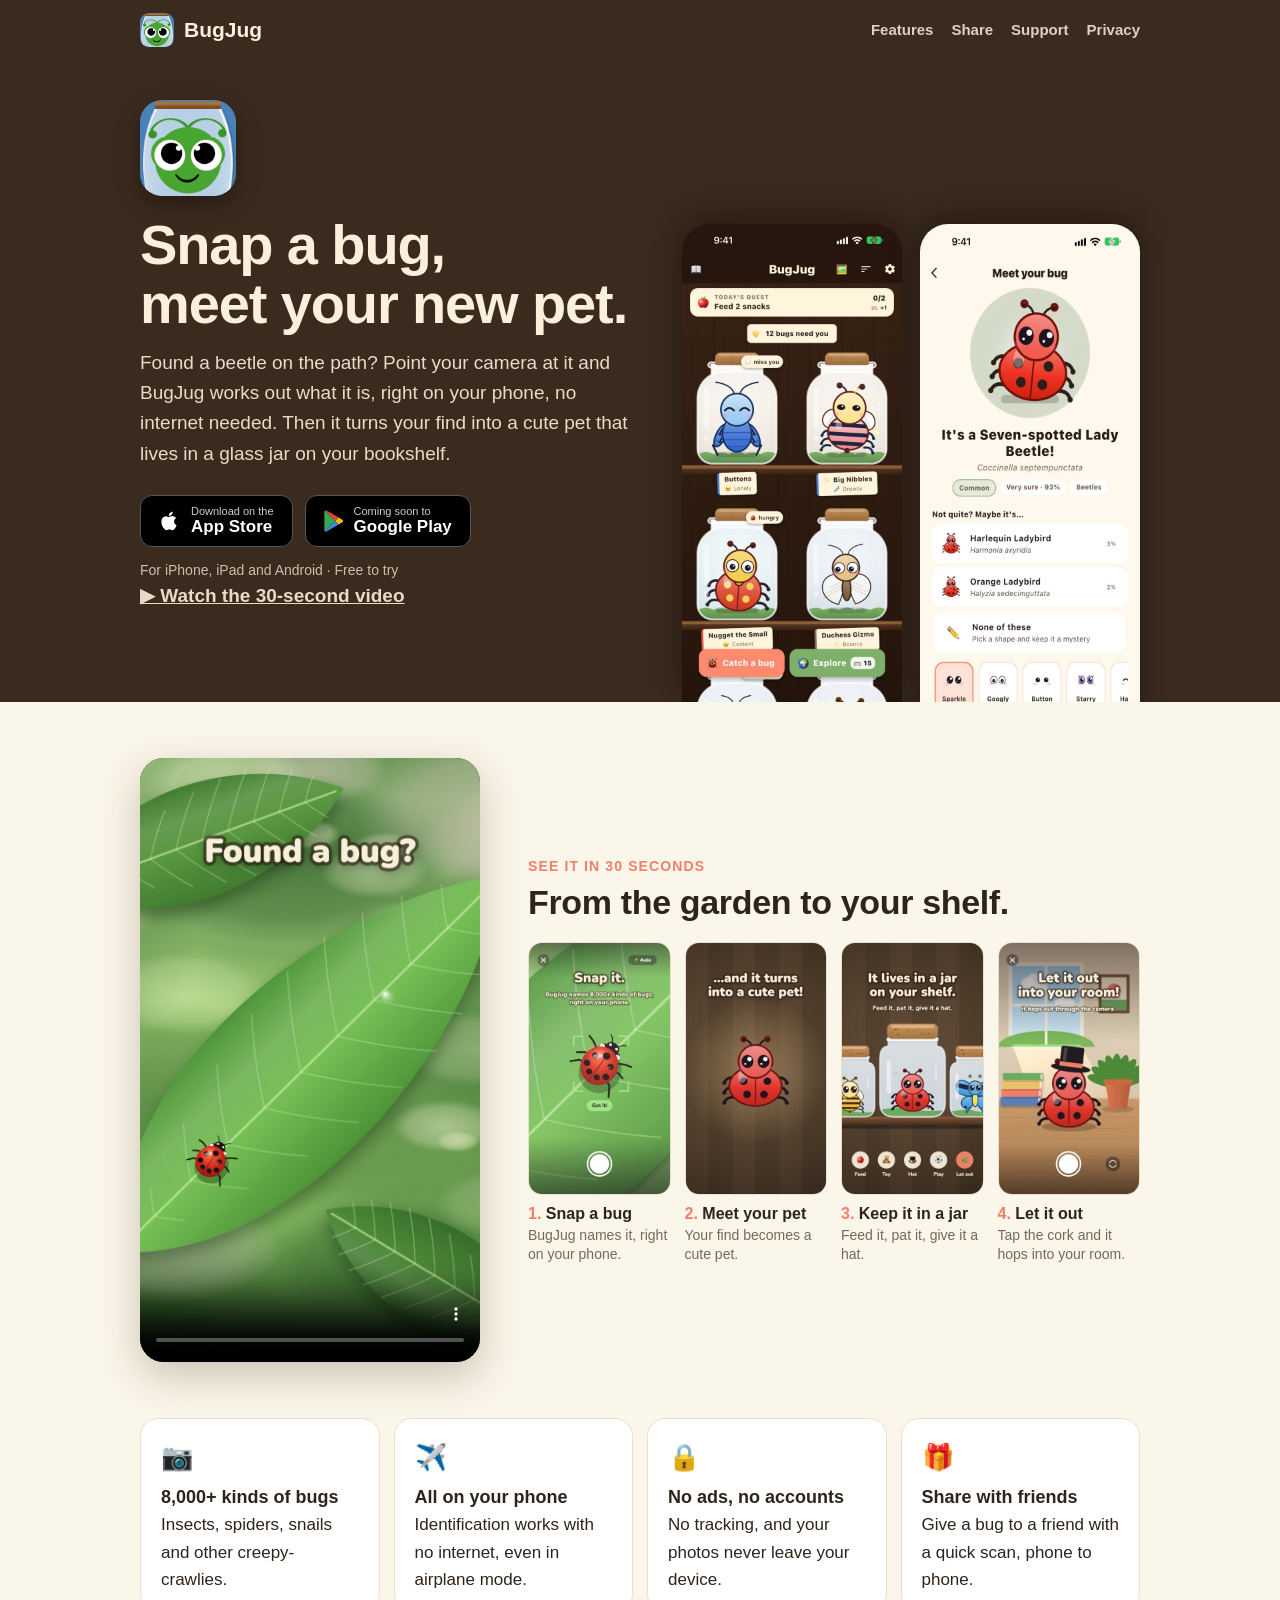
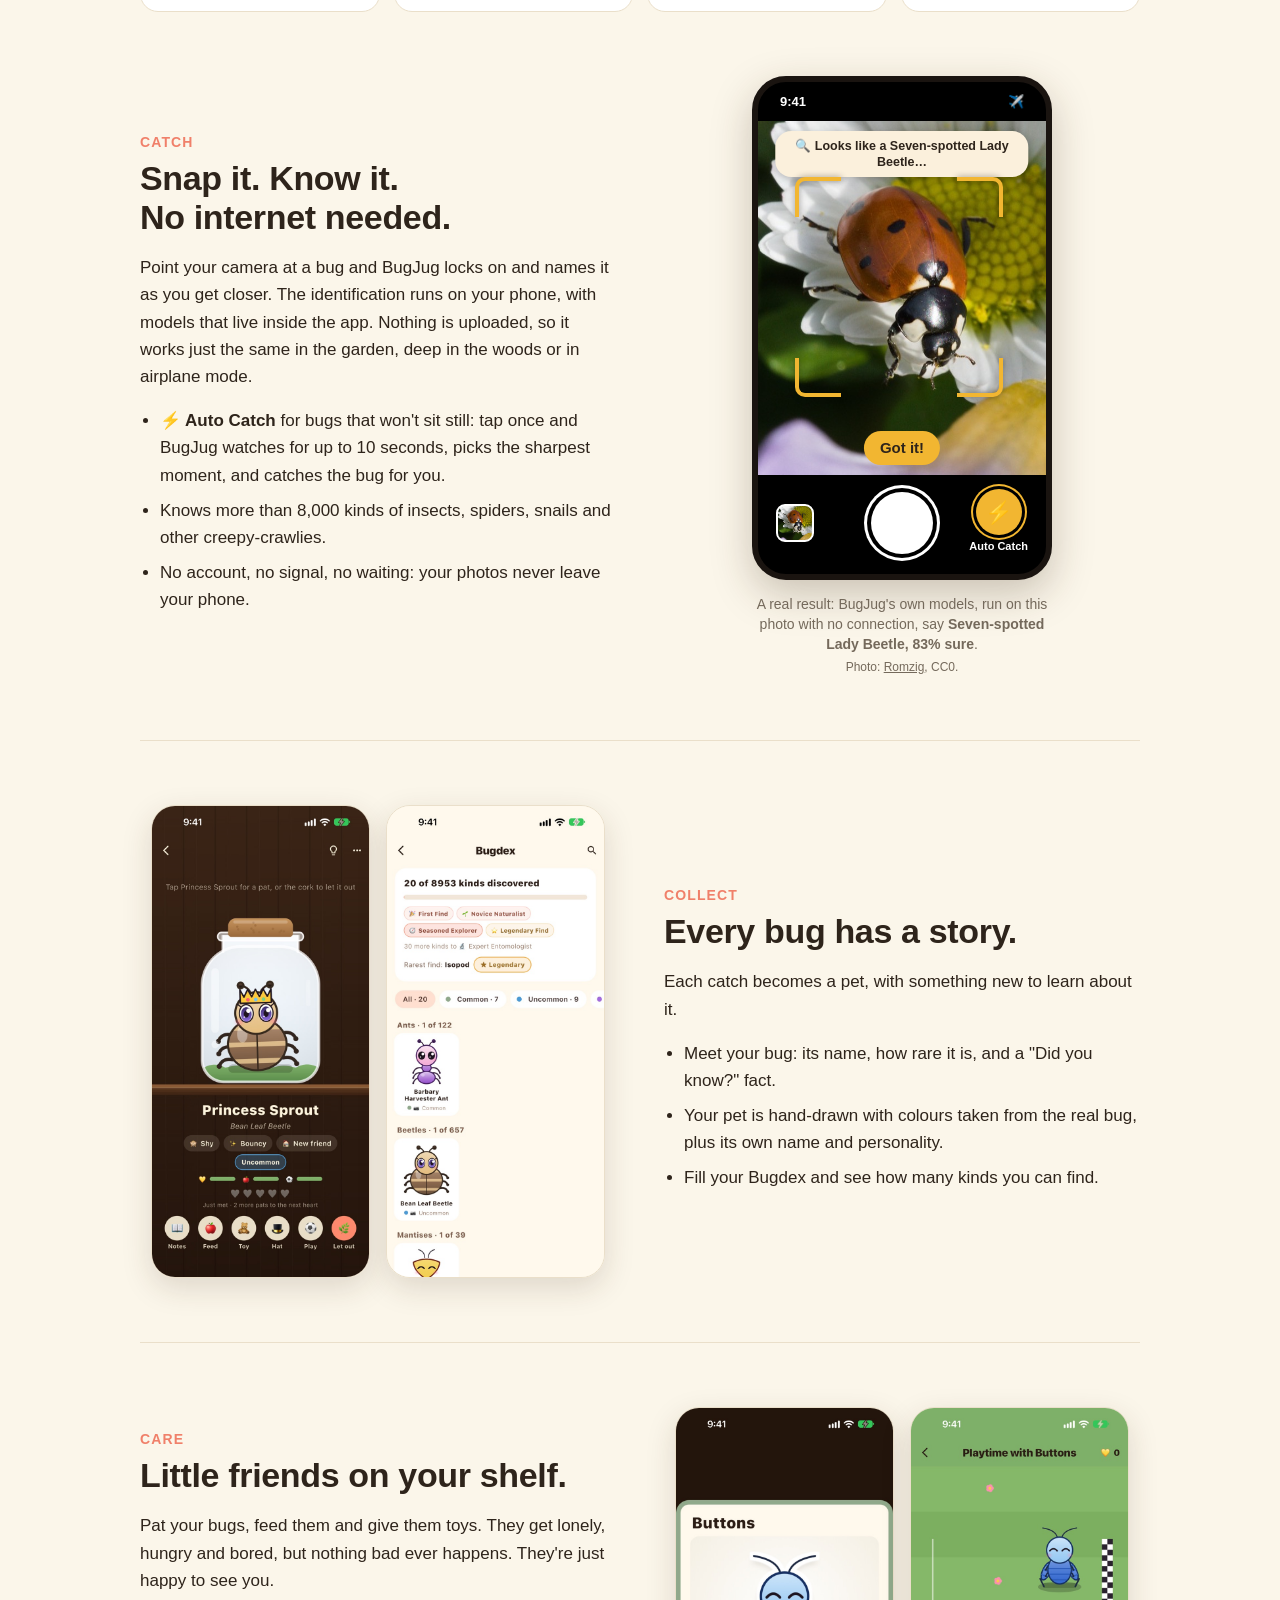
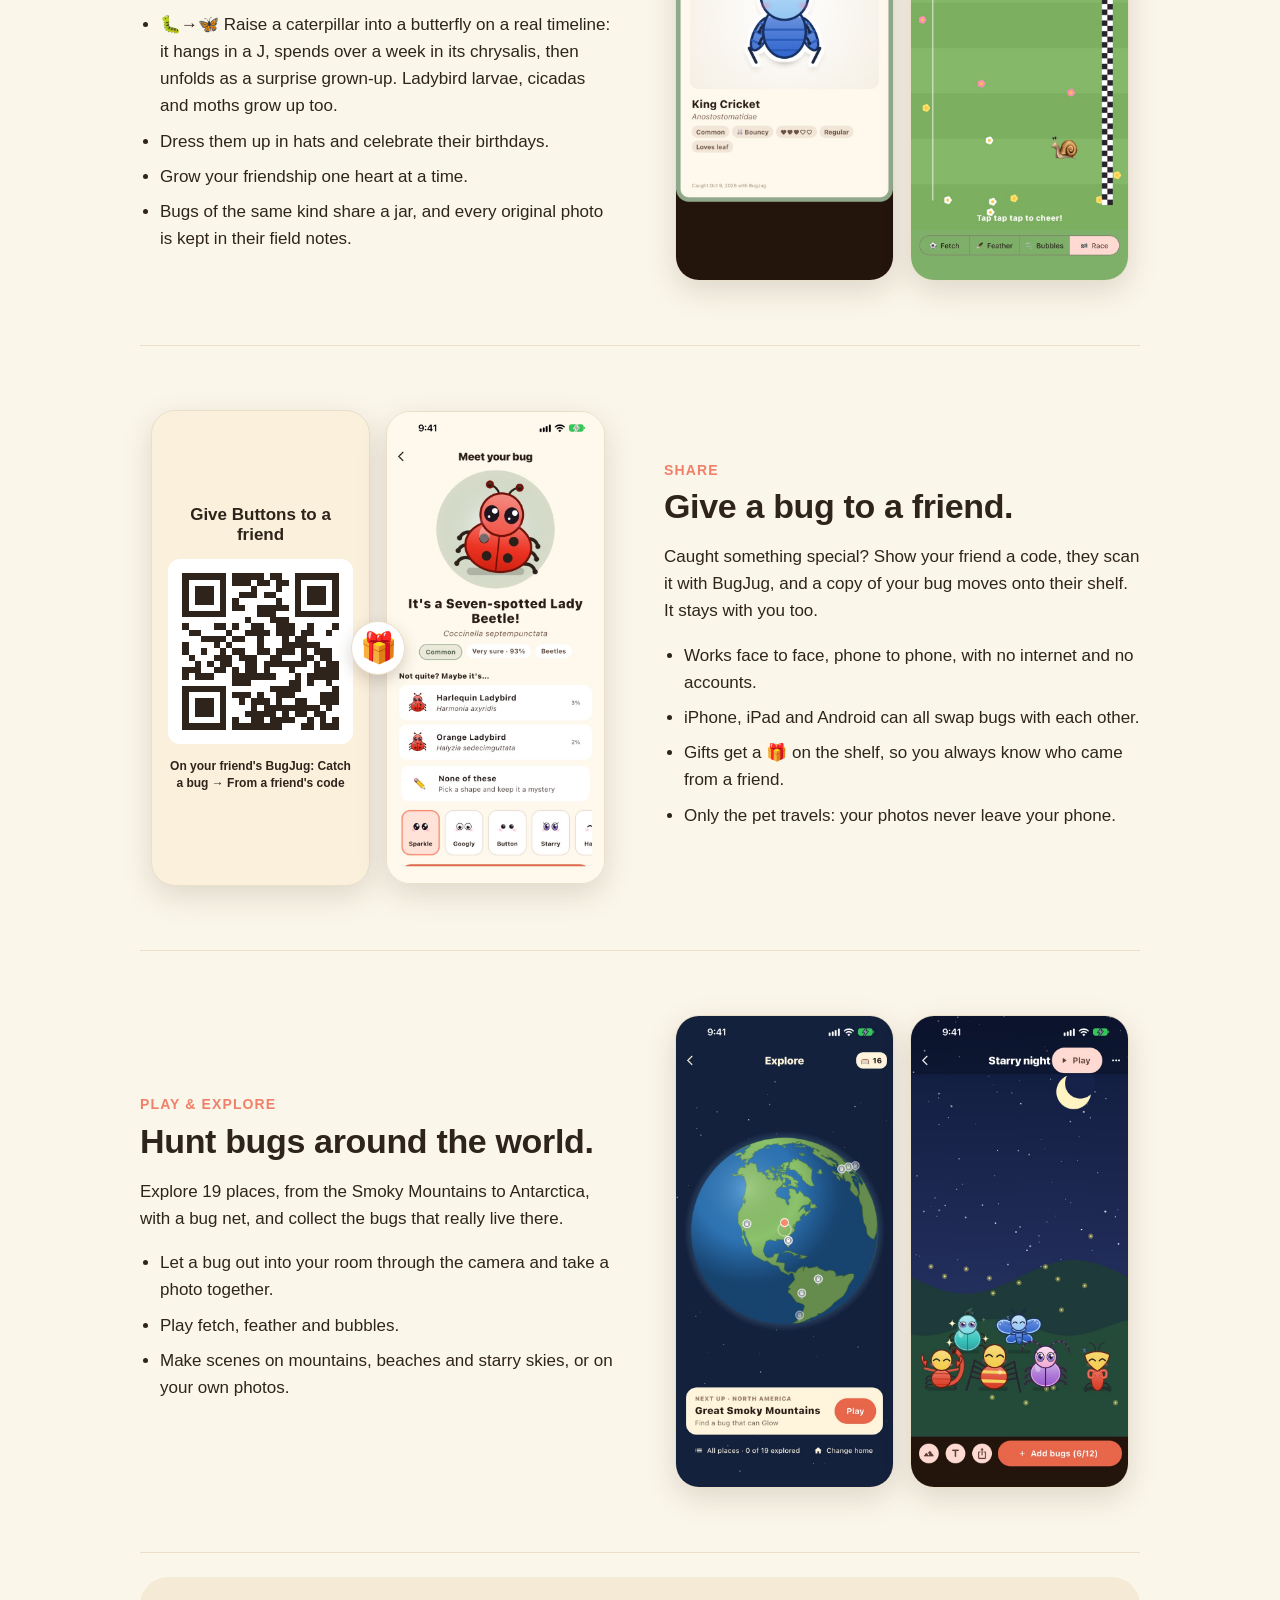
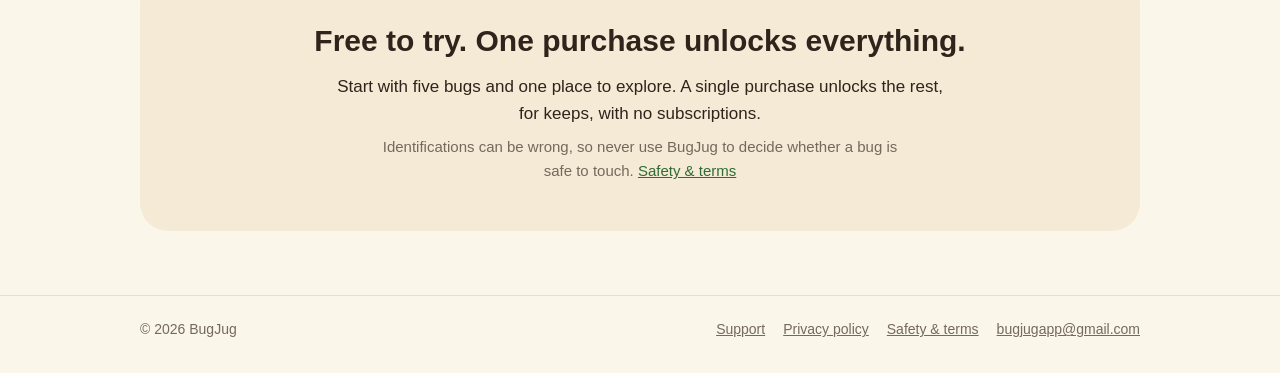
<file: index.html>
<!DOCTYPE html>
<html lang="en">
<head>
  <meta charset="utf-8">
  <meta name="viewport" content="width=device-width, initial-scale=1">
  <title>BugJug: Bug Pets in a Jar</title>
  <meta name="description" content="Snap a bug and BugJug tells you what it is, right on your phone, then turns it into a cute pet that lives in a jar on your shelf. Give bugs to friends with a scan. For iPhone, iPad and Android. No ads, no accounts, no tracking.">
  <meta property="og:title" content="BugJug: Bug Pets in a Jar">
  <meta property="og:description" content="Snap a bug, meet your new pet. Identification on your phone, no ads, no accounts.">
  <meta property="og:image" content="img/icon.png">
  <meta name="theme-color" content="#3b2a1e">
  <meta name="apple-itunes-app" content="app-id=6823671330">
  <link rel="icon" href="favicon.png">
  <link rel="apple-touch-icon" href="apple-touch-icon.png">
  <link rel="stylesheet" href="style.css">
</head>
<body>
<header class="bar">
  <div class="wrap">
    <a class="brand" href="./"><img src="img/icon.png" alt="">BugJug</a>
    <nav>
      <a class="wide" href="#catch">Features</a>
      <a class="wide" href="#share">Share</a>
      <a href="support.html">Support</a>
      <a href="privacy.html">Privacy</a>
    </nav>
  </div>
</header>

<section class="hero">
  <div class="wrap">
    <div class="hero-copy">
      <img class="hero-icon" src="img/icon.png" alt="BugJug app icon">
      <h1>Snap a bug,<br>meet your new pet.</h1>
      <p>Found a beetle on the path? Point your camera at it and BugJug works out what it is, right on
        your phone, no internet needed. Then it turns your find into a cute pet that lives in a glass
        jar on your bookshelf.</p>
      <div class="cta">
        <a class="badge" href="https://apps.apple.com/app/bugjug-bug-pets-in-a-jar/id6823671330" aria-label="Download BugJug on the App Store">
          <svg width="22" height="22" viewBox="0 0 24 24" aria-hidden="true"><path fill="currentColor" d="M16.4 12.6c0-2.6 2.1-3.8 2.2-3.9-1.2-1.8-3.1-2-3.7-2-1.6-.2-3.1.9-3.9.9-.8 0-2-.9-3.3-.9-1.7 0-3.3 1-4.2 2.5-1.8 3.1-.5 7.7 1.3 10.2.9 1.2 1.9 2.6 3.2 2.6 1.3-.1 1.8-.8 3.3-.8 1.6 0 2 .8 3.3.8 1.4 0 2.3-1.3 3.1-2.5 1-1.4 1.4-2.8 1.4-2.9 0 0-2.7-1-2.7-4zM13.9 5c.7-.9 1.2-2 1-3.2-1 0-2.3.7-3 1.6-.7.8-1.2 2-1.1 3.1 1.2.1 2.3-.6 3.1-1.5z"/></svg>
          <span><small>Download on the</small>App Store</span>
        </a>
        <span class="badge" aria-label="Coming soon to Google Play">
          <svg width="20" height="22" viewBox="0 0 20 22" aria-hidden="true"><path fill="#34a853" d="M1 .6 11.3 11 1 21.4c-.4-.2-.6-.6-.6-1.1V1.7C.4 1.2.6.8 1 .6z"/><path fill="#fbbc04" d="m14.7 7.6 3.6 2.1c1 .6 1 2 0 2.6l-3.6 2.1-3.4-3.4z"/><path fill="#4285f4" d="M11.3 11 14.7 14.4 2.5 21.4c-.5.3-1 .3-1.5 0z"/><path fill="#ea4335" d="M1 .6c.5-.3 1-.3 1.5 0l12.2 7-3.4 3.4z"/></svg>
          <span><small>Coming soon to</small>Google Play</span>
        </span>
        <span class="note">For iPhone, iPad and Android · Free to try</span>
      </div>
      <p class="watch"><a href="#video">▶ Watch the 30-second video</a></p>
    </div>
    <div class="hero-shots">
      <img src="img/01-shelf.jpg" alt="The bookshelf, with bug pets in glass jars">
      <img src="img/03-meet.jpg" alt="Meeting a newly caught bug">
    </div>
  </div>
</section>

<main class="wrap">
  <section class="ad" id="video" aria-labelledby="ad-title">
    <video controls playsinline preload="none" poster="img/ad-poster.jpg" width="720" height="1280"
      aria-label="A 31-second BugJug video: a ladybird is snapped in the garden, becomes a pet in a jar, then hops out onto a desk through the camera.">
      <source src="video/bugjug-ad.mp4" type="video/mp4">
    </video>
    <div class="ad-copy">
      <p class="kicker">See it in 30 seconds</p>
      <h2 id="ad-title">From the garden to your shelf.</h2>
      <ol class="steps">
        <li><img src="img/ad-step1.jpg" alt="The camera locked onto a ladybird, saying Got it!" loading="lazy">
          <strong>Snap a bug</strong>BugJug names it, right on your phone.</li>
        <li><img src="img/ad-step2.jpg" alt="The ladybird turned into a cute pet" loading="lazy">
          <strong>Meet your pet</strong>Your find becomes a cute pet.</li>
        <li><img src="img/ad-step3.jpg" alt="The pet in a glass jar on a shelf beside other jars" loading="lazy">
          <strong>Keep it in a jar</strong>Feed it, pat it, give it a hat.</li>
        <li><img src="img/ad-step4.jpg" alt="The pet on a desk, seen through the camera" loading="lazy">
          <strong>Let it out</strong>Tap the cork and it hops into your room.</li>
      </ol>
    </div>
  </section>

  <ul class="pills">
    <li><span class="e">📷</span><strong>8,000+ kinds of bugs</strong>Insects, spiders, snails and other creepy-crawlies.</li>
    <li><span class="e">✈️</span><strong>All on your phone</strong>Identification works with no internet, even in airplane mode.</li>
    <li><span class="e">🔒</span><strong>No ads, no accounts</strong>No tracking, and your photos never leave your device.</li>
    <li><span class="e">🎁</span><strong>Share with friends</strong>Give a bug to a friend with a quick scan, phone to phone.</li>
  </ul>

  <div class="feature" id="catch">
    <div>
      <p class="kicker">Catch</p>
      <h2>Snap it. Know it.<br>No internet needed.</h2>
      <p>Point your camera at a bug and BugJug locks on and names it as you get closer. The
        identification runs on your phone, with models that live inside the app. Nothing is uploaded,
        so it works just the same in the garden, deep in the woods or in airplane mode.</p>
      <ul>
        <li><strong>⚡ Auto Catch</strong> for bugs that won't sit still: tap once and BugJug watches for
          up to 10 seconds, picks the sharpest moment, and catches the bug for you.</li>
        <li>Knows more than 8,000 kinds of insects, spiders, snails and other creepy-crawlies.</li>
        <li>No account, no signal, no waiting: your photos never leave your phone.</li>
      </ul>
    </div>
    <figure class="cam-fig">
      <div class="cam" role="img" aria-label="BugJug's camera locked onto a ladybird on a daisy, saying: Looks like a Seven-spotted Lady Beetle. Got it!">
        <div class="cam-status"><span>9:41</span><span>✈️</span></div>
        <div class="cam-view">
          <img src="img/catch-ladybird.jpg" alt="">
          <div class="cam-chip">🔍 Looks like a Seven-spotted Lady Beetle…</div>
          <div class="cam-box"><i></i><i></i><i></i><i></i></div>
          <div class="cam-got">Got it!</div>
        </div>
        <div class="cam-controls">
          <span class="cam-thumb"></span>
          <span class="cam-shutter"></span>
          <span class="cam-auto"><span class="cam-bolt">⚡</span>Auto Catch</span>
        </div>
      </div>
      <figcaption>A real result: BugJug's own models, run on this photo with no connection, say
        <strong>Seven-spotted Lady Beetle, 83% sure</strong>.
        <span>Photo: <a href="https://commons.wikimedia.org/wiki/File:Marienk%C3%A4fer_(M%C3%A4rz_2026)_3.jpg">Romzig</a>, CC0.</span></figcaption>
    </figure>
  </div>

  <div class="feature flip" id="collect">
    <div>
      <p class="kicker">Collect</p>
      <h2>Every bug has a story.</h2>
      <p>Each catch becomes a pet, with something new to learn about it.</p>
      <ul>
        <li>Meet your bug: its name, how rare it is, and a "Did you know?" fact.</li>
        <li>Your pet is hand-drawn with colours taken from the real bug, plus its own name and personality.</li>
        <li>Fill your Bugdex and see how many kinds you can find.</li>
      </ul>
    </div>
    <div class="shots">
      <img src="img/02-detail.jpg" alt="A bug pet's jar and field notes" loading="lazy">
      <img src="img/04-bugdex.jpg" alt="The Bugdex" loading="lazy">
    </div>
  </div>

  <div class="feature">
    <div>
      <p class="kicker">Care</p>
      <h2>Little friends on your shelf.</h2>
      <p>Pat your bugs, feed them and give them toys. They get lonely, hungry and bored, but nothing
        bad ever happens. They're just happy to see you.</p>
      <ul>
        <li>🐛→🦋 Raise a caterpillar into a butterfly on a real timeline: it hangs in a J, spends
          over a week in its chrysalis, then unfolds as a surprise grown-up. Ladybird larvae, cicadas
          and moths grow up too.</li>
        <li>Dress them up in hats and celebrate their birthdays.</li>
        <li>Grow your friendship one heart at a time.</li>
        <li>Bugs of the same kind share a jar, and every original photo is kept in their field notes.</li>
      </ul>
    </div>
    <div class="shots">
      <img src="img/09-card.jpg" alt="A trading card for a bug pet" loading="lazy">
      <img src="img/08-race.jpg" alt="Racing a snail on the play mat" loading="lazy">
    </div>
  </div>

  <div class="feature flip" id="share">
    <div>
      <p class="kicker">Share</p>
      <h2>Give a bug to a friend.</h2>
      <p>Caught something special? Show your friend a code, they scan it with BugJug, and a copy of
        your bug moves onto their shelf. It stays with you too.</p>
      <ul>
        <li>Works face to face, phone to phone, with no internet and no accounts.</li>
        <li>iPhone, iPad and Android can all swap bugs with each other.</li>
        <li>Gifts get a 🎁 on the shelf, so you always know who came from a friend.</li>
        <li>Only the pet travels: your photos never leave your phone.</li>
      </ul>
    </div>
    <div class="shots share-art">
      <div class="mock">
        <p class="mock-title">Give Buttons to a friend</p>
        <svg class="qr" viewBox="-1 -1 27 27" role="img" aria-label="A bug code to scan" shape-rendering="crispEdges"><rect x="-1" y="-1" width="27" height="27" fill="#fff"/><g fill="#2e241b"><rect x="0" y="0" width="1" height="1"/><rect x="1" y="0" width="1" height="1"/><rect x="2" y="0" width="1" height="1"/><rect x="3" y="0" width="1" height="1"/><rect x="4" y="0" width="1" height="1"/><rect x="5" y="0" width="1" height="1"/><rect x="6" y="0" width="1" height="1"/><rect x="8" y="0" width="1" height="1"/><rect x="9" y="0" width="1" height="1"/><rect x="10" y="0" width="1" height="1"/><rect x="11" y="0" width="1" height="1"/><rect x="12" y="0" width="1" height="1"/><rect x="14" y="0" width="1" height="1"/><rect x="15" y="0" width="1" height="1"/><rect x="18" y="0" width="1" height="1"/><rect x="19" y="0" width="1" height="1"/><rect x="20" y="0" width="1" height="1"/><rect x="21" y="0" width="1" height="1"/><rect x="22" y="0" width="1" height="1"/><rect x="23" y="0" width="1" height="1"/><rect x="24" y="0" width="1" height="1"/><rect x="0" y="1" width="1" height="1"/><rect x="6" y="1" width="1" height="1"/><rect x="8" y="1" width="1" height="1"/><rect x="9" y="1" width="1" height="1"/><rect x="10" y="1" width="1" height="1"/><rect x="12" y="1" width="1" height="1"/><rect x="13" y="1" width="1" height="1"/><rect x="15" y="1" width="1" height="1"/><rect x="16" y="1" width="1" height="1"/><rect x="18" y="1" width="1" height="1"/><rect x="24" y="1" width="1" height="1"/><rect x="0" y="2" width="1" height="1"/><rect x="2" y="2" width="1" height="1"/><rect x="3" y="2" width="1" height="1"/><rect x="4" y="2" width="1" height="1"/><rect x="6" y="2" width="1" height="1"/><rect x="11" y="2" width="1" height="1"/><rect x="15" y="2" width="1" height="1"/><rect x="18" y="2" width="1" height="1"/><rect x="20" y="2" width="1" height="1"/><rect x="21" y="2" width="1" height="1"/><rect x="22" y="2" width="1" height="1"/><rect x="24" y="2" width="1" height="1"/><rect x="0" y="3" width="1" height="1"/><rect x="2" y="3" width="1" height="1"/><rect x="3" y="3" width="1" height="1"/><rect x="4" y="3" width="1" height="1"/><rect x="6" y="3" width="1" height="1"/><rect x="9" y="3" width="1" height="1"/><rect x="10" y="3" width="1" height="1"/><rect x="11" y="3" width="1" height="1"/><rect x="13" y="3" width="1" height="1"/><rect x="14" y="3" width="1" height="1"/><rect x="18" y="3" width="1" height="1"/><rect x="20" y="3" width="1" height="1"/><rect x="21" y="3" width="1" height="1"/><rect x="22" y="3" width="1" height="1"/><rect x="24" y="3" width="1" height="1"/><rect x="0" y="4" width="1" height="1"/><rect x="2" y="4" width="1" height="1"/><rect x="3" y="4" width="1" height="1"/><rect x="4" y="4" width="1" height="1"/><rect x="6" y="4" width="1" height="1"/><rect x="8" y="4" width="1" height="1"/><rect x="15" y="4" width="1" height="1"/><rect x="18" y="4" width="1" height="1"/><rect x="20" y="4" width="1" height="1"/><rect x="21" y="4" width="1" height="1"/><rect x="22" y="4" width="1" height="1"/><rect x="24" y="4" width="1" height="1"/><rect x="0" y="5" width="1" height="1"/><rect x="6" y="5" width="1" height="1"/><rect x="8" y="5" width="1" height="1"/><rect x="9" y="5" width="1" height="1"/><rect x="12" y="5" width="1" height="1"/><rect x="13" y="5" width="1" height="1"/><rect x="14" y="5" width="1" height="1"/><rect x="15" y="5" width="1" height="1"/><rect x="16" y="5" width="1" height="1"/><rect x="18" y="5" width="1" height="1"/><rect x="24" y="5" width="1" height="1"/><rect x="0" y="6" width="1" height="1"/><rect x="1" y="6" width="1" height="1"/><rect x="2" y="6" width="1" height="1"/><rect x="3" y="6" width="1" height="1"/><rect x="4" y="6" width="1" height="1"/><rect x="5" y="6" width="1" height="1"/><rect x="6" y="6" width="1" height="1"/><rect x="12" y="6" width="1" height="1"/><rect x="13" y="6" width="1" height="1"/><rect x="14" y="6" width="1" height="1"/><rect x="18" y="6" width="1" height="1"/><rect x="19" y="6" width="1" height="1"/><rect x="20" y="6" width="1" height="1"/><rect x="21" y="6" width="1" height="1"/><rect x="22" y="6" width="1" height="1"/><rect x="23" y="6" width="1" height="1"/><rect x="24" y="6" width="1" height="1"/><rect x="10" y="7" width="1" height="1"/><rect x="14" y="7" width="1" height="1"/><rect x="15" y="7" width="1" height="1"/><rect x="16" y="7" width="1" height="1"/><rect x="0" y="8" width="1" height="1"/><rect x="5" y="8" width="1" height="1"/><rect x="6" y="8" width="1" height="1"/><rect x="8" y="8" width="1" height="1"/><rect x="11" y="8" width="1" height="1"/><rect x="12" y="8" width="1" height="1"/><rect x="15" y="8" width="1" height="1"/><rect x="16" y="8" width="1" height="1"/><rect x="17" y="8" width="1" height="1"/><rect x="20" y="8" width="1" height="1"/><rect x="24" y="8" width="1" height="1"/><rect x="1" y="9" width="1" height="1"/><rect x="2" y="9" width="1" height="1"/><rect x="7" y="9" width="1" height="1"/><rect x="10" y="9" width="1" height="1"/><rect x="11" y="9" width="1" height="1"/><rect x="12" y="9" width="1" height="1"/><rect x="13" y="9" width="1" height="1"/><rect x="15" y="9" width="1" height="1"/><rect x="16" y="9" width="1" height="1"/><rect x="17" y="9" width="1" height="1"/><rect x="19" y="9" width="1" height="1"/><rect x="20" y="9" width="1" height="1"/><rect x="23" y="9" width="1" height="1"/><rect x="3" y="10" width="1" height="1"/><rect x="4" y="10" width="1" height="1"/><rect x="5" y="10" width="1" height="1"/><rect x="6" y="10" width="1" height="1"/><rect x="8" y="10" width="1" height="1"/><rect x="9" y="10" width="1" height="1"/><rect x="12" y="10" width="1" height="1"/><rect x="16" y="10" width="1" height="1"/><rect x="18" y="10" width="1" height="1"/><rect x="19" y="10" width="1" height="1"/><rect x="0" y="11" width="1" height="1"/><rect x="5" y="11" width="1" height="1"/><rect x="7" y="11" width="1" height="1"/><rect x="12" y="11" width="1" height="1"/><rect x="16" y="11" width="1" height="1"/><rect x="17" y="11" width="1" height="1"/><rect x="18" y="11" width="1" height="1"/><rect x="19" y="11" width="1" height="1"/><rect x="20" y="11" width="1" height="1"/><rect x="21" y="11" width="1" height="1"/><rect x="0" y="12" width="1" height="1"/><rect x="3" y="12" width="1" height="1"/><rect x="6" y="12" width="1" height="1"/><rect x="8" y="12" width="1" height="1"/><rect x="9" y="12" width="1" height="1"/><rect x="12" y="12" width="1" height="1"/><rect x="13" y="12" width="1" height="1"/><rect x="15" y="12" width="1" height="1"/><rect x="16" y="12" width="1" height="1"/><rect x="17" y="12" width="1" height="1"/><rect x="19" y="12" width="1" height="1"/><rect x="21" y="12" width="1" height="1"/><rect x="22" y="12" width="1" height="1"/><rect x="23" y="12" width="1" height="1"/><rect x="1" y="13" width="1" height="1"/><rect x="5" y="13" width="1" height="1"/><rect x="6" y="13" width="1" height="1"/><rect x="7" y="13" width="1" height="1"/><rect x="9" y="13" width="1" height="1"/><rect x="10" y="13" width="1" height="1"/><rect x="11" y="13" width="1" height="1"/><rect x="14" y="13" width="1" height="1"/><rect x="15" y="13" width="1" height="1"/><rect x="19" y="13" width="1" height="1"/><rect x="20" y="13" width="1" height="1"/><rect x="22" y="13" width="1" height="1"/><rect x="23" y="13" width="1" height="1"/><rect x="2" y="14" width="1" height="1"/><rect x="4" y="14" width="1" height="1"/><rect x="6" y="14" width="1" height="1"/><rect x="7" y="14" width="1" height="1"/><rect x="10" y="14" width="1" height="1"/><rect x="11" y="14" width="1" height="1"/><rect x="13" y="14" width="1" height="1"/><rect x="14" y="14" width="1" height="1"/><rect x="15" y="14" width="1" height="1"/><rect x="16" y="14" width="1" height="1"/><rect x="17" y="14" width="1" height="1"/><rect x="18" y="14" width="1" height="1"/><rect x="19" y="14" width="1" height="1"/><rect x="21" y="14" width="1" height="1"/><rect x="23" y="14" width="1" height="1"/><rect x="24" y="14" width="1" height="1"/><rect x="0" y="15" width="1" height="1"/><rect x="1" y="15" width="1" height="1"/><rect x="2" y="15" width="1" height="1"/><rect x="5" y="15" width="1" height="1"/><rect x="6" y="15" width="1" height="1"/><rect x="8" y="15" width="1" height="1"/><rect x="10" y="15" width="1" height="1"/><rect x="11" y="15" width="1" height="1"/><rect x="13" y="15" width="1" height="1"/><rect x="17" y="15" width="1" height="1"/><rect x="21" y="15" width="1" height="1"/><rect x="22" y="15" width="1" height="1"/><rect x="23" y="15" width="1" height="1"/><rect x="24" y="15" width="1" height="1"/><rect x="0" y="16" width="1" height="1"/><rect x="2" y="16" width="1" height="1"/><rect x="3" y="16" width="1" height="1"/><rect x="4" y="16" width="1" height="1"/><rect x="8" y="16" width="1" height="1"/><rect x="9" y="16" width="1" height="1"/><rect x="10" y="16" width="1" height="1"/><rect x="11" y="16" width="1" height="1"/><rect x="12" y="16" width="1" height="1"/><rect x="13" y="16" width="1" height="1"/><rect x="14" y="16" width="1" height="1"/><rect x="18" y="16" width="1" height="1"/><rect x="20" y="16" width="1" height="1"/><rect x="21" y="16" width="1" height="1"/><rect x="22" y="16" width="1" height="1"/><rect x="23" y="16" width="1" height="1"/><rect x="24" y="16" width="1" height="1"/><rect x="8" y="17" width="1" height="1"/><rect x="9" y="17" width="1" height="1"/><rect x="10" y="17" width="1" height="1"/><rect x="17" y="17" width="1" height="1"/><rect x="18" y="17" width="1" height="1"/><rect x="20" y="17" width="1" height="1"/><rect x="23" y="17" width="1" height="1"/><rect x="0" y="18" width="1" height="1"/><rect x="1" y="18" width="1" height="1"/><rect x="2" y="18" width="1" height="1"/><rect x="3" y="18" width="1" height="1"/><rect x="4" y="18" width="1" height="1"/><rect x="5" y="18" width="1" height="1"/><rect x="6" y="18" width="1" height="1"/><rect x="14" y="18" width="1" height="1"/><rect x="15" y="18" width="1" height="1"/><rect x="16" y="18" width="1" height="1"/><rect x="17" y="18" width="1" height="1"/><rect x="18" y="18" width="1" height="1"/><rect x="24" y="18" width="1" height="1"/><rect x="0" y="19" width="1" height="1"/><rect x="6" y="19" width="1" height="1"/><rect x="8" y="19" width="1" height="1"/><rect x="9" y="19" width="1" height="1"/><rect x="10" y="19" width="1" height="1"/><rect x="12" y="19" width="1" height="1"/><rect x="15" y="19" width="1" height="1"/><rect x="16" y="19" width="1" height="1"/><rect x="17" y="19" width="1" height="1"/><rect x="22" y="19" width="1" height="1"/><rect x="23" y="19" width="1" height="1"/><rect x="24" y="19" width="1" height="1"/><rect x="0" y="20" width="1" height="1"/><rect x="2" y="20" width="1" height="1"/><rect x="3" y="20" width="1" height="1"/><rect x="4" y="20" width="1" height="1"/><rect x="6" y="20" width="1" height="1"/><rect x="9" y="20" width="1" height="1"/><rect x="11" y="20" width="1" height="1"/><rect x="12" y="20" width="1" height="1"/><rect x="13" y="20" width="1" height="1"/><rect x="15" y="20" width="1" height="1"/><rect x="18" y="20" width="1" height="1"/><rect x="19" y="20" width="1" height="1"/><rect x="22" y="20" width="1" height="1"/><rect x="23" y="20" width="1" height="1"/><rect x="24" y="20" width="1" height="1"/><rect x="0" y="21" width="1" height="1"/><rect x="2" y="21" width="1" height="1"/><rect x="3" y="21" width="1" height="1"/><rect x="4" y="21" width="1" height="1"/><rect x="6" y="21" width="1" height="1"/><rect x="11" y="21" width="1" height="1"/><rect x="13" y="21" width="1" height="1"/><rect x="14" y="21" width="1" height="1"/><rect x="15" y="21" width="1" height="1"/><rect x="16" y="21" width="1" height="1"/><rect x="17" y="21" width="1" height="1"/><rect x="18" y="21" width="1" height="1"/><rect x="19" y="21" width="1" height="1"/><rect x="20" y="21" width="1" height="1"/><rect x="21" y="21" width="1" height="1"/><rect x="23" y="21" width="1" height="1"/><rect x="0" y="22" width="1" height="1"/><rect x="2" y="22" width="1" height="1"/><rect x="3" y="22" width="1" height="1"/><rect x="4" y="22" width="1" height="1"/><rect x="6" y="22" width="1" height="1"/><rect x="10" y="22" width="1" height="1"/><rect x="11" y="22" width="1" height="1"/><rect x="12" y="22" width="1" height="1"/><rect x="13" y="22" width="1" height="1"/><rect x="14" y="22" width="1" height="1"/><rect x="16" y="22" width="1" height="1"/><rect x="18" y="22" width="1" height="1"/><rect x="19" y="22" width="1" height="1"/><rect x="21" y="22" width="1" height="1"/><rect x="22" y="22" width="1" height="1"/><rect x="0" y="23" width="1" height="1"/><rect x="6" y="23" width="1" height="1"/><rect x="8" y="23" width="1" height="1"/><rect x="11" y="23" width="1" height="1"/><rect x="12" y="23" width="1" height="1"/><rect x="14" y="23" width="1" height="1"/><rect x="15" y="23" width="1" height="1"/><rect x="16" y="23" width="1" height="1"/><rect x="17" y="23" width="1" height="1"/><rect x="20" y="23" width="1" height="1"/><rect x="22" y="23" width="1" height="1"/><rect x="24" y="23" width="1" height="1"/><rect x="0" y="24" width="1" height="1"/><rect x="1" y="24" width="1" height="1"/><rect x="2" y="24" width="1" height="1"/><rect x="3" y="24" width="1" height="1"/><rect x="4" y="24" width="1" height="1"/><rect x="5" y="24" width="1" height="1"/><rect x="6" y="24" width="1" height="1"/><rect x="8" y="24" width="1" height="1"/><rect x="9" y="24" width="1" height="1"/><rect x="10" y="24" width="1" height="1"/><rect x="11" y="24" width="1" height="1"/><rect x="12" y="24" width="1" height="1"/><rect x="13" y="24" width="1" height="1"/><rect x="14" y="24" width="1" height="1"/><rect x="15" y="24" width="1" height="1"/><rect x="19" y="24" width="1" height="1"/><rect x="20" y="24" width="1" height="1"/><rect x="22" y="24" width="1" height="1"/><rect x="23" y="24" width="1" height="1"/><rect x="24" y="24" width="1" height="1"/></g></svg>
        <p class="mock-hint">On your friend's BugJug: Catch a bug → From a friend's code</p>
      </div>
      <span class="hop" aria-hidden="true">🎁</span>
      <img src="img/03-meet.jpg" alt="Meeting a new bug" loading="lazy">
    </div>
  </div>

  <div class="feature">
    <div>
      <p class="kicker">Play &amp; explore</p>
      <h2>Hunt bugs around the world.</h2>
      <p>Explore 19 places, from the Smoky Mountains to Antarctica, with a bug net, and collect the
        bugs that really live there.</p>
      <ul>
        <li>Let a bug out into your room through the camera and take a photo together.</li>
        <li>Play fetch, feather and bubbles.</li>
        <li>Make scenes on mountains, beaches and starry skies, or on your own photos.</li>
      </ul>
    </div>
    <div class="shots">
      <img src="img/05-globe.jpg" alt="The Explore globe" loading="lazy">
      <img src="img/07-scene.jpg" alt="A scene with bug pets" loading="lazy">
    </div>
  </div>

  <div class="closing">
    <h2>Free to try. One purchase unlocks everything.</h2>
    <p>Start with five bugs and one place to explore. A single purchase unlocks the rest, for keeps,
      with no subscriptions.</p>
    <p class="meta">Identifications can be wrong, so never use BugJug to decide whether a bug is safe
      to touch. <a href="support.html#safety">Safety &amp; terms</a></p>
  </div>
</main>

<footer>
  <div class="wrap">
    <span>© 2026 BugJug</span>
    <nav>
      <a href="support.html">Support</a>
      <a href="privacy.html">Privacy policy</a>
      <a href="support.html#safety">Safety &amp; terms</a>
      <a href="mailto:bugjugapp@gmail.com">bugjugapp@gmail.com</a>
    </nav>
  </div>
</footer>
</body>
</html>
</file>
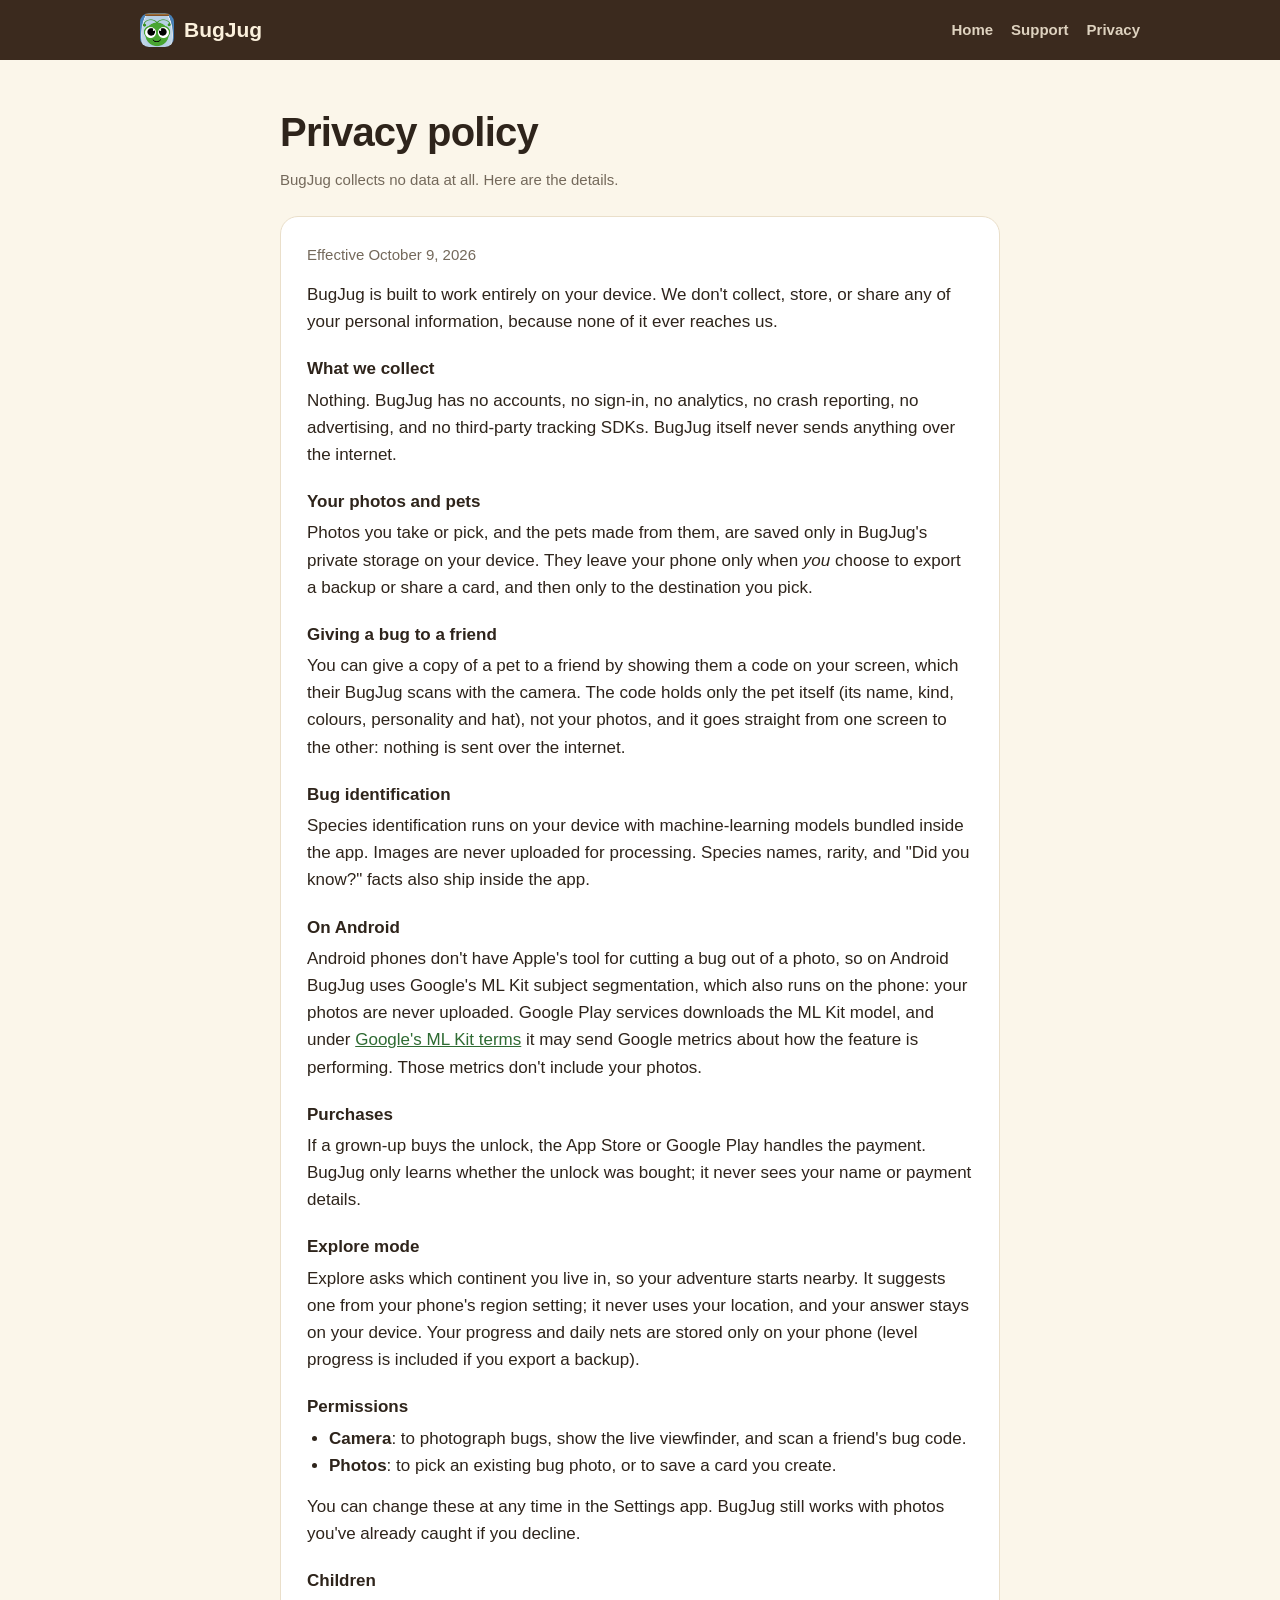
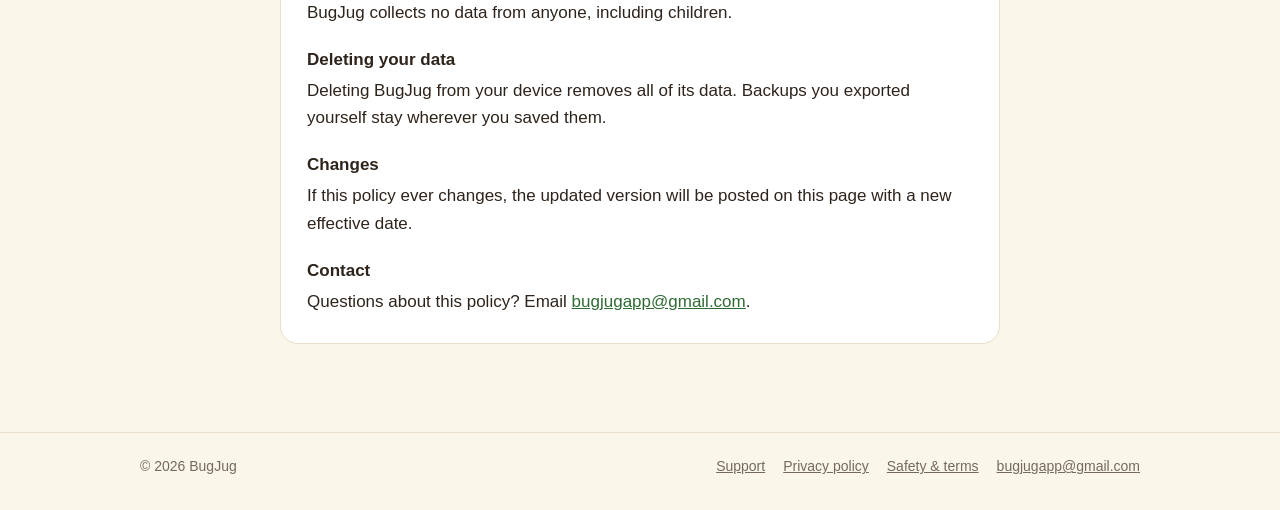
<file: privacy.html>
<!DOCTYPE html>
<html lang="en">
<head>
  <meta charset="utf-8">
  <meta name="viewport" content="width=device-width, initial-scale=1">
  <title>BugJug Privacy Policy</title>
  <meta name="description" content="BugJug's privacy policy: no data collected, no accounts, no tracking. Everything stays on your device.">
  <meta name="theme-color" content="#3b2a1e">
  <link rel="icon" href="favicon.png">
  <link rel="apple-touch-icon" href="apple-touch-icon.png">
  <link rel="stylesheet" href="style.css">
</head>
<body>
<header class="bar">
  <div class="wrap">
    <a class="brand" href="./"><img src="img/icon.png" alt="">BugJug</a>
    <nav>
      <a class="wide" href="./">Home</a>
      <a href="support.html">Support</a>
      <a href="privacy.html">Privacy</a>
    </nav>
  </div>
</header>
<main class="doc">
  <h1>Privacy policy</h1>
  <p class="meta">BugJug collects no data at all. Here are the details.</p>
  <section id="privacy">
    <p class="meta">Effective October 9, 2026</p>
    <p>BugJug is built to work entirely on your device. We don't collect, store, or share any of your
      personal information, because none of it ever reaches us.</p>

    <h3>What we collect</h3>
    <p>Nothing. BugJug has no accounts, no sign-in, no analytics, no crash reporting, no advertising,
      and no third-party tracking SDKs. BugJug itself never sends anything over the internet.</p>

    <h3>Your photos and pets</h3>
    <p>Photos you take or pick, and the pets made from them, are saved only in BugJug's private storage
      on your device. They leave your phone only when <em>you</em> choose to export a backup or share a
      card, and then only to the destination you pick.</p>

    <h3>Giving a bug to a friend</h3>
    <p>You can give a copy of a pet to a friend by showing them a code on your screen, which their
      BugJug scans with the camera. The code holds only the pet itself (its name, kind, colours, personality and hat),
      not your photos, and it goes straight from one screen to the other: nothing is
      sent over the internet.</p>

    <h3>Bug identification</h3>
    <p>Species identification runs on your device with machine-learning models bundled inside the app.
      Images are never uploaded for processing. Species names, rarity, and "Did you know?" facts also ship
      inside the app.</p>

    <h3>On Android</h3>
    <p>Android phones don't have Apple's tool for cutting a bug out of a photo, so on Android BugJug
      uses Google's ML Kit subject segmentation, which also runs on the phone: your photos are never
      uploaded. Google Play services downloads the ML Kit model, and under
      <a href="https://developers.google.com/ml-kit/terms">Google's ML Kit terms</a> it may send Google
      metrics about how the feature is performing. Those metrics don't include your photos.</p>

    <h3>Purchases</h3>
    <p>If a grown-up buys the unlock, the App Store or Google Play handles the payment. BugJug only
      learns whether the unlock was bought; it never sees your name or payment details.</p>

    <h3>Explore mode</h3>
    <p>Explore asks which continent you live in, so your adventure starts nearby. It suggests one from
      your phone's region setting; it never uses your location, and your answer stays on your device.
      Your progress and daily nets are stored only on your phone (level progress is included if you
      export a backup).</p>

    <h3>Permissions</h3>
    <ul>
      <li><strong>Camera</strong>: to photograph bugs, show the live viewfinder, and scan a friend's bug code.</li>
      <li><strong>Photos</strong>: to pick an existing bug photo, or to save a card you create.</li>
    </ul>
    <p>You can change these at any time in the Settings app. BugJug still works with photos you've
      already caught if you decline.</p>

    <h3>Children</h3>
    <p>BugJug collects no data from anyone, including children.</p>

    <h3>Deleting your data</h3>
    <p>Deleting BugJug from your device removes all of its data. Backups you exported yourself stay
      wherever you saved them.</p>

    <h3>Changes</h3>
    <p>If this policy ever changes, the updated version will be posted on this page with a new
      effective date.</p>

    <h3>Contact</h3>
    <p>Questions about this policy? Email <a href="mailto:bugjugapp@gmail.com">bugjugapp@gmail.com</a>.</p>
  </section>
</main>
<footer>
  <div class="wrap">
    <span>© 2026 BugJug</span>
    <nav>
      <a href="support.html">Support</a>
      <a href="privacy.html">Privacy policy</a>
      <a href="support.html#safety">Safety &amp; terms</a>
      <a href="mailto:bugjugapp@gmail.com">bugjugapp@gmail.com</a>
    </nav>
  </div>
</footer>
</body>
</html>
</file>
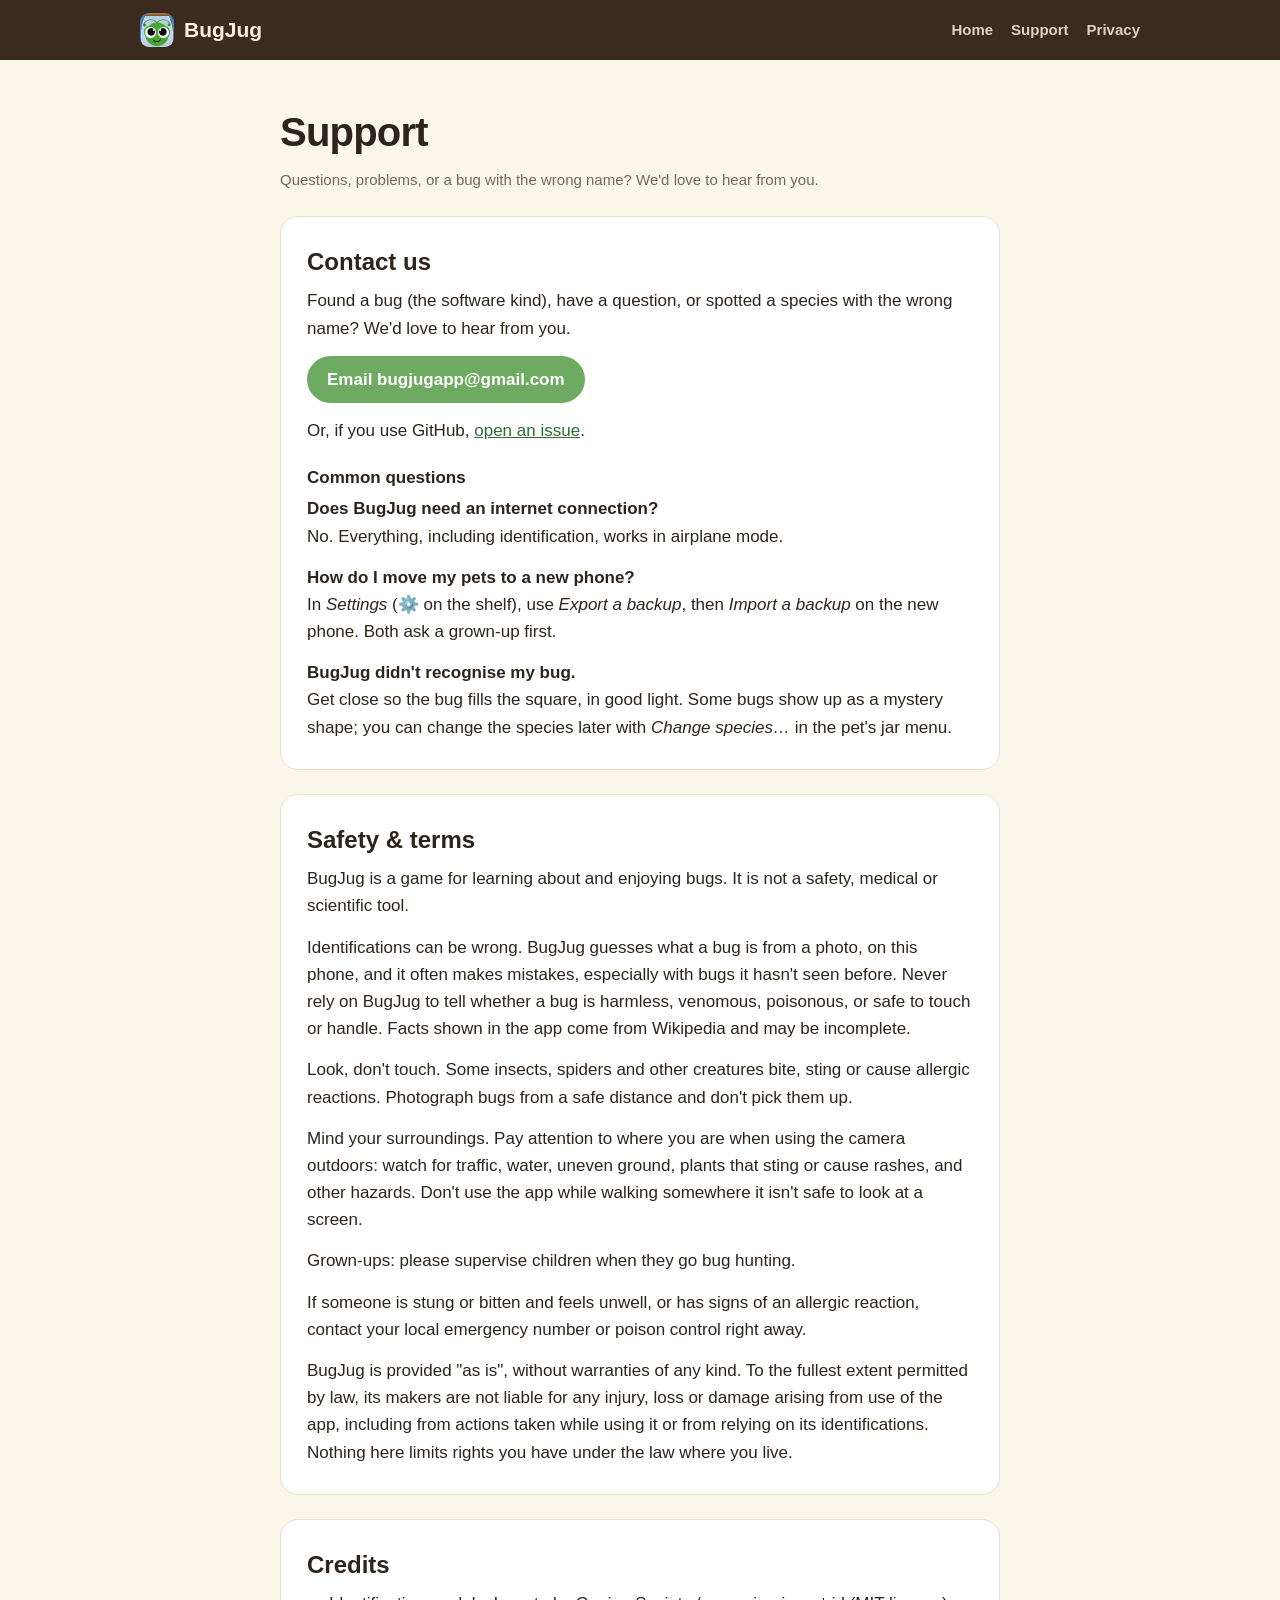
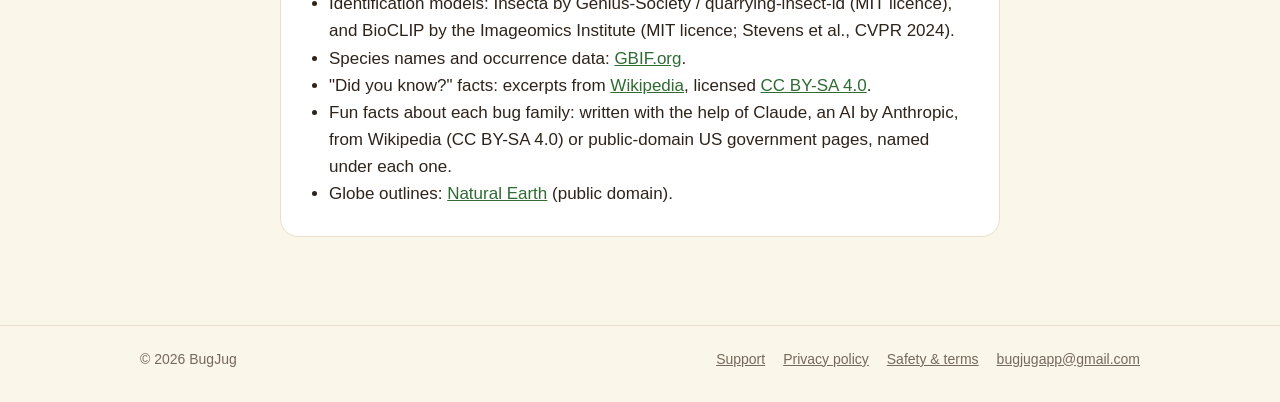
<file: support.html>
<!DOCTYPE html>
<html lang="en">
<head>
  <meta charset="utf-8">
  <meta name="viewport" content="width=device-width, initial-scale=1">
  <title>BugJug Support</title>
  <meta name="description" content="Help with BugJug: questions, moving pets to a new phone, safety and terms, and credits.">
  <meta name="theme-color" content="#3b2a1e">
  <link rel="icon" href="favicon.png">
  <link rel="apple-touch-icon" href="apple-touch-icon.png">
  <link rel="stylesheet" href="style.css">
</head>
<body>
<header class="bar">
  <div class="wrap">
    <a class="brand" href="./"><img src="img/icon.png" alt="">BugJug</a>
    <nav>
      <a class="wide" href="./">Home</a>
      <a href="support.html">Support</a>
      <a href="privacy.html">Privacy</a>
    </nav>
  </div>
</header>
<main class="doc">
  <h1>Support</h1>
  <p class="meta">Questions, problems, or a bug with the wrong name? We'd love to hear from you.</p>
  <section id="support">
    <h2>Contact us</h2>
    <p>Found a bug (the software kind), have a question, or spotted a species with the wrong name?
      We'd love to hear from you.</p>
    <p><a class="button" href="mailto:bugjugapp@gmail.com">Email bugjugapp@gmail.com</a></p>
    <p>Or, if you use GitHub, <a href="https://github.com/timothycrosley/bug-jug.github.io/issues/new">open an issue</a>.</p>

    <h3>Common questions</h3>
    <p><strong>Does BugJug need an internet connection?</strong><br>
      No. Everything, including identification, works in airplane mode.</p>
    <p><strong>How do I move my pets to a new phone?</strong><br>
      In <em>Settings</em> (⚙️ on the shelf), use <em>Export a backup</em>, then <em>Import a backup</em> on the
      new phone. Both ask a grown-up first.</p>
    <p><strong>BugJug didn't recognise my bug.</strong><br>
      Get close so the bug fills the square, in good light. Some bugs show up as a mystery shape; you can
      change the species later with <em>Change species…</em> in the pet's jar menu.</p>
  </section>
  <section id="safety">
    <h2>Safety &amp; terms</h2>
    <p>BugJug is a game for learning about and enjoying bugs. It is not a safety, medical or scientific tool.</p>
    <p>Identifications can be wrong. BugJug guesses what a bug is from a photo, on this phone, and it often makes mistakes, especially with bugs it hasn&#x27;t seen before. Never rely on BugJug to tell whether a bug is harmless, venomous, poisonous, or safe to touch or handle. Facts shown in the app come from Wikipedia and may be incomplete.</p>
    <p>Look, don&#x27;t touch. Some insects, spiders and other creatures bite, sting or cause allergic reactions. Photograph bugs from a safe distance and don&#x27;t pick them up.</p>
    <p>Mind your surroundings. Pay attention to where you are when using the camera outdoors: watch for traffic, water, uneven ground, plants that sting or cause rashes, and other hazards. Don&#x27;t use the app while walking somewhere it isn&#x27;t safe to look at a screen.</p>
    <p>Grown-ups: please supervise children when they go bug hunting.</p>
    <p>If someone is stung or bitten and feels unwell, or has signs of an allergic reaction, contact your local emergency number or poison control right away.</p>
    <p>BugJug is provided &quot;as is&quot;, without warranties of any kind. To the fullest extent permitted by law, its makers are not liable for any injury, loss or damage arising from use of the app, including from actions taken while using it or from relying on its identifications. Nothing here limits rights you have under the law where you live.</p>
  </section>
  <section id="credits">
    <h2>Credits</h2>
    <ul>
      <li>Identification models: Insecta by Genius-Society / quarrying-insect-id (MIT licence), and
        BioCLIP by the Imageomics Institute (MIT licence; Stevens et al., CVPR 2024).</li>
      <li>Species names and occurrence data: <a href="https://www.gbif.org">GBIF.org</a>.</li>
      <li>"Did you know?" facts: excerpts from <a href="https://www.wikipedia.org">Wikipedia</a>,
        licensed <a href="https://creativecommons.org/licenses/by-sa/4.0/">CC BY-SA 4.0</a>.</li>
      <li>Fun facts about each bug family: written with the help of Claude, an AI by Anthropic, from
        Wikipedia (CC BY-SA 4.0) or public-domain US government pages, named under each one.</li>
      <li>Globe outlines: <a href="https://www.naturalearthdata.com">Natural Earth</a> (public domain).</li>
    </ul>
  </section>
</main>
<footer>
  <div class="wrap">
    <span>© 2026 BugJug</span>
    <nav>
      <a href="support.html">Support</a>
      <a href="privacy.html">Privacy policy</a>
      <a href="support.html#safety">Safety &amp; terms</a>
      <a href="mailto:bugjugapp@gmail.com">bugjugapp@gmail.com</a>
    </nav>
  </div>
</footer>
</body>
</html>
</file>
<file: style.css>
:root {
  --bg: #fbf6ea;
  --card: #ffffff;
  --ink: #2e241b;
  --muted: #74695b;
  --wood: #3b2a1e;
  --wood-ink: #fbf0dc;
  --coral: #f0806a;
  --green: #6faa63;
  --green-ink: #2f6b33;
  --soft: #f4ead6;
  --line: #eadfca;
}
@media (prefers-color-scheme: dark) {
  :root {
    --bg: #1b1510;
    --card: #261e17;
    --ink: #f3eadb;
    --muted: #b3a690;
    --wood: #120d09;
    --soft: #33281e;
    --green-ink: #9fd193;
    --line: #3a2f24;
  }
}
* { box-sizing: border-box; }
html { -webkit-text-size-adjust: 100%; }
body {
  margin: 0;
  background: var(--bg);
  color: var(--ink);
  font: 17px/1.6 ui-rounded, "SF Pro Rounded", -apple-system, BlinkMacSystemFont, "Segoe UI", Roboto, Helvetica, Arial, sans-serif;
}
img { max-width: 100%; display: block; }
a { color: var(--green-ink); }
.wrap { max-width: 1040px; margin: 0 auto; padding: 0 20px; }

/* Top bar */
.bar { background: var(--wood); color: var(--wood-ink); }
.bar .wrap { display: flex; align-items: center; justify-content: space-between; gap: 12px; height: 60px; }
.brand { display: flex; align-items: center; gap: 10px; color: var(--wood-ink); text-decoration: none; font-weight: 800; font-size: 21px; }
.brand img { width: 34px; height: 34px; border-radius: 9px; }
.bar nav { display: flex; gap: 18px; font-size: 15px; }
.bar nav a { color: var(--wood-ink); opacity: .85; text-decoration: none; font-weight: 600; }
.bar nav a:hover { opacity: 1; text-decoration: underline; }

/* Hero */
.hero { background: var(--wood); color: var(--wood-ink); padding: 40px 0 0; overflow: hidden; }
.hero .wrap { display: grid; grid-template-columns: 1.1fr 1fr; gap: 40px; align-items: end; }
.hero-copy { padding-bottom: 64px; }
.hero-icon { width: 96px; height: 96px; border-radius: 22px; box-shadow: 0 8px 24px rgba(0,0,0,.35); margin-bottom: 20px; }
.hero h1 { font-size: clamp(36px, 6vw, 56px); line-height: 1.05; margin: 0 0 14px; letter-spacing: -0.02em; }
.hero p { font-size: 19px; opacity: .9; margin: 0 0 26px; max-width: 34em; }
.cta { display: flex; flex-wrap: wrap; gap: 12px; align-items: center; }
.badge {
  display: inline-flex; align-items: center; gap: 10px; background: #000; color: #fff;
  border: 1px solid #555; border-radius: 12px; padding: 9px 18px; text-decoration: none; font-weight: 700;
}
a.badge:hover, a.badge:focus-visible { border-color: #aaa; background: #1a1a1a; }
.badge small { display: block; font-size: 11px; font-weight: 500; opacity: .8; line-height: 1.1; }
.badge span { line-height: 1.15; }
.note { font-size: 14px; opacity: .75; }
.hero-shots { display: flex; justify-content: center; gap: 18px; }
.hero-shots img { width: 220px; border-radius: 28px 28px 0 0; box-shadow: 0 -6px 30px rgba(0,0,0,.4); }
.hero-shots img:nth-child(2) { margin-bottom: -40px; }

/* Pills */
.pills { list-style: none; padding: 0; margin: 48px 0 0; display: grid; grid-template-columns: repeat(auto-fit, minmax(200px, 1fr)); gap: 14px; }
.pills li { background: var(--card); border: 1px solid var(--line); border-radius: 18px; padding: 18px 20px; }
.pills strong { display: block; font-size: 18px; }
.pills .e { font-size: 26px; display: block; margin-bottom: 4px; }

/* Feature rows */
.feature { display: grid; grid-template-columns: 1fr 1fr; gap: 48px; align-items: center; padding: 64px 0; border-bottom: 1px solid var(--line); }
.feature:last-of-type { border-bottom: 0; }
.feature.flip .shots { order: -1; }
.feature h2 { font-size: 34px; line-height: 1.15; margin: 0 0 12px; letter-spacing: -0.01em; }
.kicker { color: var(--coral); font-weight: 800; letter-spacing: .08em; text-transform: uppercase; font-size: 14px; margin: 0 0 6px; }
.feature ul { padding-left: 20px; margin: 12px 0 0; }
.feature li { margin-bottom: 8px; }
.shots { display: flex; gap: 16px; justify-content: center; }
.shots img { width: 46%; max-width: 240px; border-radius: 24px; border: 1px solid var(--line); box-shadow: 0 10px 30px rgba(60,40,20,.15); }

/* Live camera illustration: a real photo with the app's lock-on overlay */
.cam-fig { margin: 0; display: flex; flex-direction: column; align-items: center; gap: 14px; }
.cam {
  width: 100%; max-width: 300px; background: #000; color: #fff; border-radius: 34px; overflow: hidden;
  border: 6px solid #1a1410; box-shadow: 0 14px 40px rgba(60,40,20,.25);
}
.cam-status { display: flex; justify-content: space-between; padding: 10px 22px 8px; font-size: 13px; font-weight: 700; }
.cam-view { position: relative; aspect-ratio: 520 / 640; }
.cam-view img { width: 100%; height: 100%; object-fit: cover; }
.cam-chip {
  position: absolute; top: 10px; left: 50%; transform: translateX(-50%); width: max-content; max-width: 88%;
  background: #fbf0dc; color: #2e241b; font-weight: 700; font-size: 12.5px; line-height: 1.3;
  padding: 7px 12px; border-radius: 16px; text-align: center; box-shadow: 0 2px 8px rgba(0,0,0,.25);
}
.cam-box { position: absolute; left: 13%; right: 15%; top: 16%; bottom: 22%; }
.cam-box i { position: absolute; width: 22%; height: 18%; border: 4px solid #f2b631; filter: drop-shadow(0 0 3px rgba(0,0,0,.4)); }
.cam-box i:nth-child(1) { top: 0; left: 0; border-right: 0; border-bottom: 0; border-top-left-radius: 10px; }
.cam-box i:nth-child(2) { top: 0; right: 0; border-left: 0; border-bottom: 0; border-top-right-radius: 10px; }
.cam-box i:nth-child(3) { bottom: 0; left: 0; border-right: 0; border-top: 0; border-bottom-left-radius: 10px; }
.cam-box i:nth-child(4) { bottom: 0; right: 0; border-left: 0; border-top: 0; border-bottom-right-radius: 10px; }
.cam-got {
  position: absolute; bottom: 10px; left: 50%; transform: translateX(-50%);
  background: #f2b631; color: #2e241b; font-weight: 900; font-size: 15px; padding: 5px 16px; border-radius: 999px;
}
.cam-controls { display: grid; grid-template-columns: 1fr auto 1fr; align-items: center; padding: 14px 18px 18px; }
.cam-thumb { width: 38px; height: 38px; border-radius: 9px; background: url(img/catch-ladybird.jpg) center/cover; border: 2px solid #fff; }
.cam-shutter { width: 62px; height: 62px; border-radius: 50%; background: #fff; box-shadow: 0 0 0 4px #000, 0 0 0 7px #fff; }
.cam-auto { justify-self: end; display: flex; flex-direction: column; align-items: center; font-size: 11px; font-weight: 800; gap: 3px; }
.cam-bolt {
  width: 46px; height: 46px; border-radius: 50%; background: #f2b631; display: grid; place-items: center;
  font-size: 22px; box-shadow: 0 0 0 3px #000, 0 0 0 5px #f2b631;
}
.cam-fig figcaption { max-width: 320px; text-align: center; font-size: 14px; color: var(--muted); line-height: 1.45; }
.cam-fig figcaption span { display: block; font-size: 12px; margin-top: 4px; }
.cam-fig figcaption a { color: var(--muted); }

/* Share illustration: the app's "Give a bug" sheet beside the friend's phone */
.share-art { align-items: center; position: relative; }
.mock {
  width: 46%; max-width: 240px; aspect-ratio: 660 / 1434; background: #fbf0dc; color: #2e241b;
  border: 1px solid var(--line); border-radius: 24px; box-shadow: 0 10px 30px rgba(60,40,20,.15);
  display: flex; flex-direction: column; align-items: center; justify-content: center; padding: 16px; text-align: center;
}
.mock-title { font-weight: 900; font-size: 17px; line-height: 1.2; margin: 0 0 14px; }
.mock .qr { width: 100%; background: #fff; border-radius: 12px; padding: 8px; }
.mock-hint { font-size: 12px; font-weight: 700; line-height: 1.35; margin: 14px 0 0; }
.hop {
  position: absolute; left: 50%; top: 50%; transform: translate(-50%, -50%);
  font-size: 30px; background: var(--card); border: 1px solid var(--line); border-radius: 50%;
  width: 54px; height: 54px; display: grid; place-items: center; box-shadow: 0 6px 16px rgba(60,40,20,.2);
}

/* Closing */
.closing { background: var(--soft); border-radius: 28px; padding: 40px 28px; text-align: center; margin: 24px 0 64px; }
.closing h2 { font-size: 30px; margin: 0 0 8px; }
.closing p { margin: 0 auto 8px; max-width: 36em; }

/* Document pages */
.doc { max-width: 760px; margin: 0 auto; padding: 40px 20px 64px; }
.doc h1 { font-size: 40px; margin: 0 0 4px; letter-spacing: -0.02em; }
.doc section { background: var(--card); border: 1px solid var(--line); border-radius: 18px; padding: 26px 26px 14px; margin: 24px 0; }
.doc h2 { font-size: 24px; margin: 0 0 6px; }
.doc h3 { font-size: 17px; margin: 20px 0 4px; }
.meta { color: var(--muted); font-size: 15px; margin: 0 0 12px; }
.doc p, .doc ul { margin: 0 0 14px; }
.doc ul { padding-left: 22px; }
.button { display: inline-block; background: var(--green); color: #fff; text-decoration: none; font-weight: 700; padding: 10px 20px; border-radius: 999px; }

footer { border-top: 1px solid var(--line); color: var(--muted); font-size: 14px; }
footer .wrap { display: flex; flex-wrap: wrap; gap: 8px 20px; justify-content: space-between; padding-top: 22px; padding-bottom: 32px; }
footer nav { display: flex; flex-wrap: wrap; gap: 6px 18px; }
footer a { color: var(--muted); }

/* The video and its four steps */
.watch { margin: 14px 0 0; font-size: 16px; }
.watch a { color: var(--wood-ink); font-weight: 700; }
.ad { display: grid; grid-template-columns: minmax(0, 340px) minmax(0, 1fr); gap: 48px; align-items: center; padding: 56px 0 8px; }
.ad video { width: 100%; height: auto; aspect-ratio: 9 / 16; border-radius: 24px; background: var(--wood); box-shadow: 0 14px 40px rgba(60,40,20,.25); display: block; }
.ad h2 { font-size: 34px; line-height: 1.15; margin: 0 0 20px; letter-spacing: -0.01em; }
.steps { list-style: none; padding: 0; margin: 0; display: grid; grid-template-columns: repeat(4, minmax(0, 1fr)); gap: 14px; counter-reset: step; }
.steps li { font-size: 14px; line-height: 1.4; color: var(--muted); counter-increment: step; }
.steps img { width: 100%; aspect-ratio: 9 / 16; object-fit: cover; border-radius: 14px; border: 1px solid var(--line); margin-bottom: 8px; }
.steps strong { display: block; color: var(--ink); font-size: 16px; }
.steps strong::before { content: counter(step) ". "; color: var(--coral); }

@media (max-width: 760px) {
  .ad { grid-template-columns: 1fr; gap: 24px; padding-top: 40px; justify-items: center; }
  .ad video { max-width: 320px; }
  .ad h2 { font-size: 28px; }
  .steps { grid-template-columns: repeat(2, minmax(0, 1fr)); }
  .bar nav { gap: 12px; font-size: 14px; }
  .bar nav .wide { display: none; }
  .hero .wrap { grid-template-columns: 1fr; gap: 8px; }
  .hero-copy { padding-bottom: 24px; }
  .hero-shots img { width: 44%; border-radius: 20px 20px 0 0; }
  .hero-shots img:nth-child(2) { margin-bottom: -24px; }
  .feature { grid-template-columns: 1fr; gap: 24px; padding: 44px 0; }
  .feature.flip .shots { order: 0; }
  .feature h2 { font-size: 28px; }
  .mock-title { font-size: 14px; margin-bottom: 10px; }
  .mock-hint { font-size: 10px; }
  .hop { font-size: 22px; width: 42px; height: 42px; }
  .doc section { padding: 20px 18px 8px; }
}
</file>
